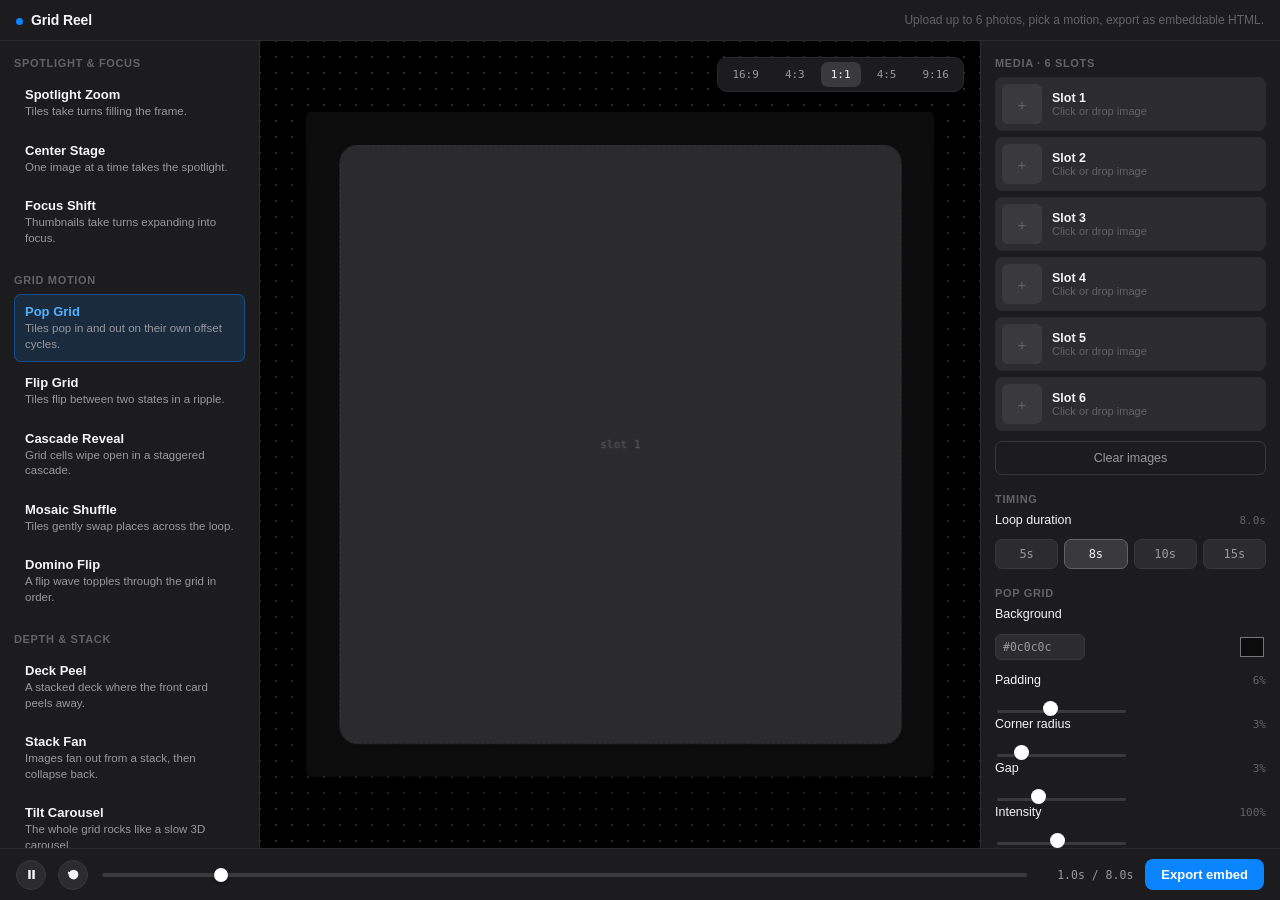
<file: mf-cards/index.html>
<!doctype html>
<html lang="en">
<head>
<meta charset="utf-8" />
<meta name="viewport" content="width=device-width, initial-scale=1" />
<title>Grid Reel — photo grid animator</title>
<link rel="stylesheet" href="style.css" />
</head>
<body>
<div class="app">

  <header class="app-header">
    <span class="brand"><span class="brand-dot"></span>Grid Reel</span>
    <div class="spacer"></div>
    <span class="hint">Upload up to 6 photos, pick a motion, export as embeddable HTML.</span>
  </header>

  <!-- LEFT: preset library -->
  <aside class="panel panel-left" id="presetList"></aside>

  <!-- CENTER: stage -->
  <section class="stage-wrap">
    <div class="ratio-switch">
      <button class="ratio-btn" data-ratio="16:9">16:9</button>
      <button class="ratio-btn" data-ratio="4:3">4:3</button>
      <button class="ratio-btn active" data-ratio="1:1">1:1</button>
      <button class="ratio-btn" data-ratio="4:5">4:5</button>
      <button class="ratio-btn" data-ratio="9:16">9:16</button>
    </div>
    <div class="frame" id="frame">
      <div class="grid-root" id="gridRoot"></div>
    </div>
  </section>

  <!-- RIGHT: media + controls -->
  <aside class="panel panel-right">
    <div class="panel-section-title">Media · 6 slots</div>
    <div class="slots" id="slots"></div>
    <button class="ghost-btn" id="clearImagesBtn">Clear images</button>

    <div class="panel-section-title">Timing</div>
    <div class="control-row">
      <span class="label">Loop duration</span>
      <span class="value" id="loopVal">8.0s</span>
    </div>
    <div class="chip-row">
      <button class="chip" data-loop="5">5s</button>
      <button class="chip active" data-loop="8">8s</button>
      <button class="chip" data-loop="10">10s</button>
      <button class="chip" data-loop="15">15s</button>
    </div>

    <div class="panel-section-title" id="activePresetTitle">POP GRID</div>

    <div class="control-row">
      <span class="label">Background</span>
    </div>
    <div class="color-row">
      <input type="text" id="bgHex" value="#0c0c0c" />
      <input type="color" id="bgColor" value="#0c0c0c" />
    </div>

    <div class="control-row">
      <span class="label">Padding</span>
      <span class="value" id="paddingVal">6%</span>
    </div>
    <input type="range" class="range" id="paddingRange" min="0" max="15" step="0.5" value="6" />

    <div class="control-row">
      <span class="label">Corner radius</span>
      <span class="value" id="radiusVal">3%</span>
    </div>
    <input type="range" class="range" id="radiusRange" min="0" max="20" step="0.5" value="3" />

    <div class="control-row">
      <span class="label">Gap</span>
      <span class="value" id="gapVal">3%</span>
    </div>
    <input type="range" class="range" id="gapRange" min="0" max="10" step="0.5" value="3" />

    <div class="control-row">
      <span class="label">Intensity</span>
      <span class="value" id="ampVal">100%</span>
    </div>
    <input type="range" class="range" id="ampRange" min="0.3" max="1.8" step="0.05" value="1" />

    <div class="control-row">
      <span class="label">Stagger</span>
      <span class="value" id="stagVal">100%</span>
    </div>
    <input type="range" class="range" id="stagRange" min="0" max="2" step="0.05" value="1" />
  </aside>

  <!-- BOTTOM: transport -->
  <footer class="transport">
    <button class="tbtn" id="playBtn"></button>
    <button class="tbtn" id="restartBtn" title="Restart">
      <svg viewBox="0 0 16 16" fill="currentColor"><path d="M8 2a6 6 0 1 1-5.29 3.17L4 6.5 1 7 1.5 4l1.2 1.2A6 6 0 0 1 8 2z"/></svg>
    </button>
    <input type="range" class="scrubber" id="scrub" min="0" max="1000" value="0" />
    <span class="time-label" id="timeLabel">0.0s / 8.0s</span>
    <button class="export-btn" id="exportBtn">Export embed</button>
  </footer>

</div>

<input type="file" id="hiddenFileInput" accept="image/*" />
<script src="script.js"></script>
</body>
</html>
</file>
<file: mf-cards/style.css>
/* ============================================================
   Grid Reel — tokens
   ============================================================ */
:root {
  --bg: #000000;
  --surface: #1c1c1e;
  --surface-2: #2c2c2e;
  --surface-3: #3a3a3c;
  --border: #38383a;
  --border-soft: #2a2a2c;
  --text: #f5f5f7;
  --text-dim: #98989d;
  --text-faint: #636366;
  --accent: #0a84ff;
  --danger: #ff453a;
  --radius-ui: 10px;
  --radius-ui-sm: 7px;
  --font-ui: -apple-system, BlinkMacSystemFont, "SF Pro Text", "Inter", "Segoe UI", Roboto, sans-serif;
  --font-mono: ui-monospace, "SF Mono", "Menlo", "Cascadia Code", monospace;
}

* { box-sizing: border-box; }

html, body {
  margin: 0;
  height: 100%;
  background: var(--bg);
  color: var(--text);
  font-family: var(--font-ui);
  -webkit-font-smoothing: antialiased;
  overflow: hidden;
}

button, input { font-family: inherit; color: inherit; }

::selection { background: var(--accent); color: #fff; }

/* scrollbars, minimal */
* { scrollbar-width: thin; scrollbar-color: var(--surface-3) transparent; }
*::-webkit-scrollbar { width: 8px; height: 8px; }
*::-webkit-scrollbar-thumb { background: var(--surface-3); border-radius: 8px; }
*::-webkit-scrollbar-track { background: transparent; }

/* ============================================================
   App shell
   ============================================================ */
.app {
  display: grid;
  grid-template-columns: 260px 1fr 300px;
  grid-template-rows: 1fr auto;
  height: 100vh;
  width: 100vw;
}

.app-header {
  grid-column: 1 / -1;
  display: flex;
  align-items: center;
  gap: 10px;
  padding: 12px 16px;
  border-bottom: 1px solid var(--border-soft);
  background: var(--surface);
}

.app-header .brand {
  font-weight: 600;
  font-size: 14px;
  letter-spacing: -0.01em;
}

.app-header .brand-dot {
  width: 7px; height: 7px; border-radius: 50%;
  background: var(--accent);
  display: inline-block;
  margin-right: 8px;
}

.app-header .spacer { flex: 1; }

.app-header .hint {
  font-size: 12px;
  color: var(--text-faint);
}

/* ============================================================
   Panels
   ============================================================ */
.panel {
  overflow-y: auto;
  padding: 14px;
  background: var(--surface);
}

.panel-left {
  border-right: 1px solid var(--border-soft);
}

.panel-right {
  border-left: 1px solid var(--border-soft);
}

.panel-section-title {
  font-size: 11px;
  font-weight: 600;
  letter-spacing: 0.06em;
  text-transform: uppercase;
  color: var(--text-faint);
  margin: 18px 0 8px;
  display: flex;
  align-items: center;
  justify-content: space-between;
}
.panel-section-title:first-child { margin-top: 2px; }

/* ============================================================
   Preset list
   ============================================================ */
.preset-category { margin-bottom: 4px; }

.preset-item {
  display: block;
  width: 100%;
  text-align: left;
  background: transparent;
  border: 1px solid transparent;
  border-radius: var(--radius-ui-sm);
  padding: 9px 10px;
  cursor: pointer;
  margin-bottom: 3px;
  transition: background .12s ease, border-color .12s ease;
}
.preset-item:hover { background: var(--surface-2); }
.preset-item.active {
  background: rgba(10,132,255,0.14);
  border-color: rgba(10,132,255,0.4);
}
.preset-item .name {
  font-size: 13px;
  font-weight: 590;
  margin-bottom: 2px;
}
.preset-item.active .name { color: #4db2ff; }
.preset-item .desc {
  font-size: 11.5px;
  color: var(--text-dim);
  line-height: 1.35;
}

/* ============================================================
   Canvas / stage area
   ============================================================ */
.stage-wrap {
  position: relative;
  display: flex;
  flex-direction: column;
  align-items: center;
  justify-content: center;
  background:
    radial-gradient(var(--border-soft) 1px, transparent 1px);
  background-size: 16px 16px;
  background-position: -8px -8px;
  overflow: hidden;
  padding: 20px;
}

.ratio-switch {
  position: absolute;
  top: 16px;
  right: 16px;
  display: flex;
  gap: 6px;
  background: var(--surface);
  border: 1px solid var(--border-soft);
  border-radius: 10px;
  padding: 4px;
  z-index: 5;
}
.ratio-btn {
  border: none;
  background: transparent;
  color: var(--text-dim);
  font-size: 11px;
  font-family: var(--font-mono);
  padding: 6px 10px;
  border-radius: 7px;
  cursor: pointer;
}
.ratio-btn:hover { color: var(--text); }
.ratio-btn.active {
  background: var(--surface-3);
  color: var(--text);
}

.frame {
  position: relative;
  height: min(78vh, 720px);
  max-width: 92%;
  background: var(--frame-bg, #0c0c0c);
  border-radius: 4px;
  overflow: hidden;
  box-shadow: 0 30px 80px -20px rgba(0,0,0,0.7), 0 0 0 1px rgba(255,255,255,0.05);
}

.grid-root {
  position: absolute;
  inset: 0;
  padding: var(--pad, 6%);
  display: grid;
  gap: var(--gap, 3%);
  grid-template-columns: 1fr 1fr;
  grid-auto-rows: 1fr;
}

.tile {
  position: relative;
  overflow: hidden;
  border-radius: var(--tile-radius, 3%);
  background: var(--surface-2);
  will-change: transform, opacity, filter;
  transform-origin: 50% 50%;
}
.tile img {
  position: absolute;
  inset: 0;
  width: 100%;
  height: 100%;
  object-fit: cover;
  display: block;
  pointer-events: none;
}
.tile.empty {
  display: flex;
  align-items: center;
  justify-content: center;
  color: var(--text-faint);
  font-size: 11px;
  font-family: var(--font-mono);
  border: 1px dashed var(--border);
}

/* ============================================================
   Transport bar
   ============================================================ */
.transport {
  grid-column: 1 / -1;
  display: flex;
  align-items: center;
  gap: 12px;
  padding: 10px 16px;
  border-top: 1px solid var(--border-soft);
  background: var(--surface);
}

.tbtn {
  width: 30px; height: 30px;
  border-radius: 50%;
  border: 1px solid var(--border);
  background: var(--surface-2);
  color: var(--text);
  display: flex;
  align-items: center;
  justify-content: center;
  cursor: pointer;
  flex-shrink: 0;
}
.tbtn:hover { background: var(--surface-3); }
.tbtn svg { width: 13px; height: 13px; }

.scrubber {
  flex: 1;
  -webkit-appearance: none;
  appearance: none;
  height: 4px;
  border-radius: 2px;
  background: var(--surface-3);
  outline: none;
  cursor: pointer;
}
.scrubber::-webkit-slider-thumb {
  -webkit-appearance: none;
  width: 14px; height: 14px;
  border-radius: 50%;
  background: #fff;
  border: none;
  box-shadow: 0 1px 3px rgba(0,0,0,0.5);
}
.scrubber::-moz-range-thumb {
  width: 14px; height: 14px;
  border-radius: 50%;
  background: #fff;
  border: none;
}

.time-label {
  font-family: var(--font-mono);
  font-size: 11.5px;
  color: var(--text-dim);
  width: 92px;
  text-align: right;
  flex-shrink: 0;
}

.export-btn {
  flex-shrink: 0;
  background: var(--accent);
  color: #fff;
  border: none;
  border-radius: 8px;
  padding: 8px 16px;
  font-size: 13px;
  font-weight: 590;
  cursor: pointer;
}
.export-btn:hover { filter: brightness(1.08); }
.export-btn:active { filter: brightness(0.94); }

/* ============================================================
   Media slots (right panel)
   ============================================================ */
.slots { display: flex; flex-direction: column; gap: 6px; }

.slot {
  display: flex;
  align-items: center;
  gap: 10px;
  border: 1px solid var(--border-soft);
  border-radius: var(--radius-ui-sm);
  padding: 6px;
  background: var(--surface-2);
  cursor: pointer;
  position: relative;
}
.slot:hover { border-color: var(--border); }
.slot.drag-over { border-color: var(--accent); background: rgba(10,132,255,0.1); }

.slot-thumb {
  width: 40px; height: 40px;
  border-radius: 6px;
  background: var(--surface-3);
  object-fit: cover;
  flex-shrink: 0;
}
.slot-thumb.placeholder {
  display: flex;
  align-items: center;
  justify-content: center;
  color: var(--text-faint);
  font-size: 15px;
}
.slot-info { flex: 1; min-width: 0; }
.slot-info .label { font-size: 12.5px; font-weight: 590; }
.slot-info .sub { font-size: 11px; color: var(--text-faint); }

.slot-remove {
  width: 22px; height: 22px;
  border-radius: 50%;
  border: none;
  background: var(--surface-3);
  color: var(--text-dim);
  cursor: pointer;
  flex-shrink: 0;
  display: flex; align-items: center; justify-content: center;
  font-size: 13px;
}
.slot-remove:hover { background: var(--danger); color: #fff; }

.ghost-btn {
  width: 100%;
  padding: 9px;
  margin-top: 10px;
  border-radius: var(--radius-ui-sm);
  border: 1px solid var(--border);
  background: transparent;
  color: var(--text-dim);
  font-size: 12.5px;
  cursor: pointer;
}
.ghost-btn:hover { color: var(--text); border-color: var(--text-faint); }

/* ============================================================
   Controls (right panel)
   ============================================================ */
.control-row {
  display: flex;
  align-items: center;
  justify-content: space-between;
  gap: 10px;
  margin-bottom: 12px;
}
.control-row .label {
  font-size: 12.5px;
  color: var(--text);
  flex-shrink: 0;
}
.control-row .value {
  font-family: var(--font-mono);
  font-size: 11px;
  color: var(--text-faint);
  width: 40px;
  text-align: right;
  flex-shrink: 0;
}

.range {
  -webkit-appearance: none;
  appearance: none;
  flex: 1;
  height: 3px;
  border-radius: 2px;
  background: var(--surface-3);
  outline: none;
}
.range::-webkit-slider-thumb {
  -webkit-appearance: none;
  width: 15px; height: 15px;
  border-radius: 50%;
  background: #fff;
  border: none;
  margin-top: -6px;
}
.range::-moz-range-thumb {
  width: 15px; height: 15px;
  border-radius: 50%;
  background: #fff; border: none;
}

.chip-row { display: flex; gap: 6px; margin-bottom: 12px; }
.chip {
  flex: 1;
  padding: 7px 0;
  border-radius: 7px;
  border: 1px solid var(--border);
  background: var(--surface-2);
  color: var(--text-dim);
  font-size: 12px;
  font-family: var(--font-mono);
  cursor: pointer;
  text-align: center;
}
.chip:hover { color: var(--text); }
.chip.active {
  background: var(--surface-3);
  color: var(--text);
  border-color: var(--text-faint);
}

.color-row {
  display: flex;
  align-items: center;
  justify-content: space-between;
  margin-bottom: 12px;
}
.color-row input[type="text"] {
  width: 90px;
  background: var(--surface-2);
  border: 1px solid var(--border);
  border-radius: 6px;
  padding: 5px 7px;
  font-family: var(--font-mono);
  font-size: 11.5px;
  color: var(--text-dim);
}
.color-row input[type="color"] {
  width: 28px; height: 28px;
  border: none;
  border-radius: 6px;
  overflow: hidden;
  background: none;
  padding: 0;
  cursor: pointer;
}

.preset-title-active {
  font-size: 11px;
  font-weight: 600;
  letter-spacing: 0.06em;
  text-transform: uppercase;
  color: var(--text-faint);
  margin: 18px 0 8px;
}

#hiddenFileInput { display: none; }

/* responsive fallback for small windows */
@media (max-width: 900px) {
  .app { grid-template-columns: 1fr; grid-template-rows: auto auto 1fr auto; }
  .panel-left, .panel-right { max-height: 220px; }
}
</file>
